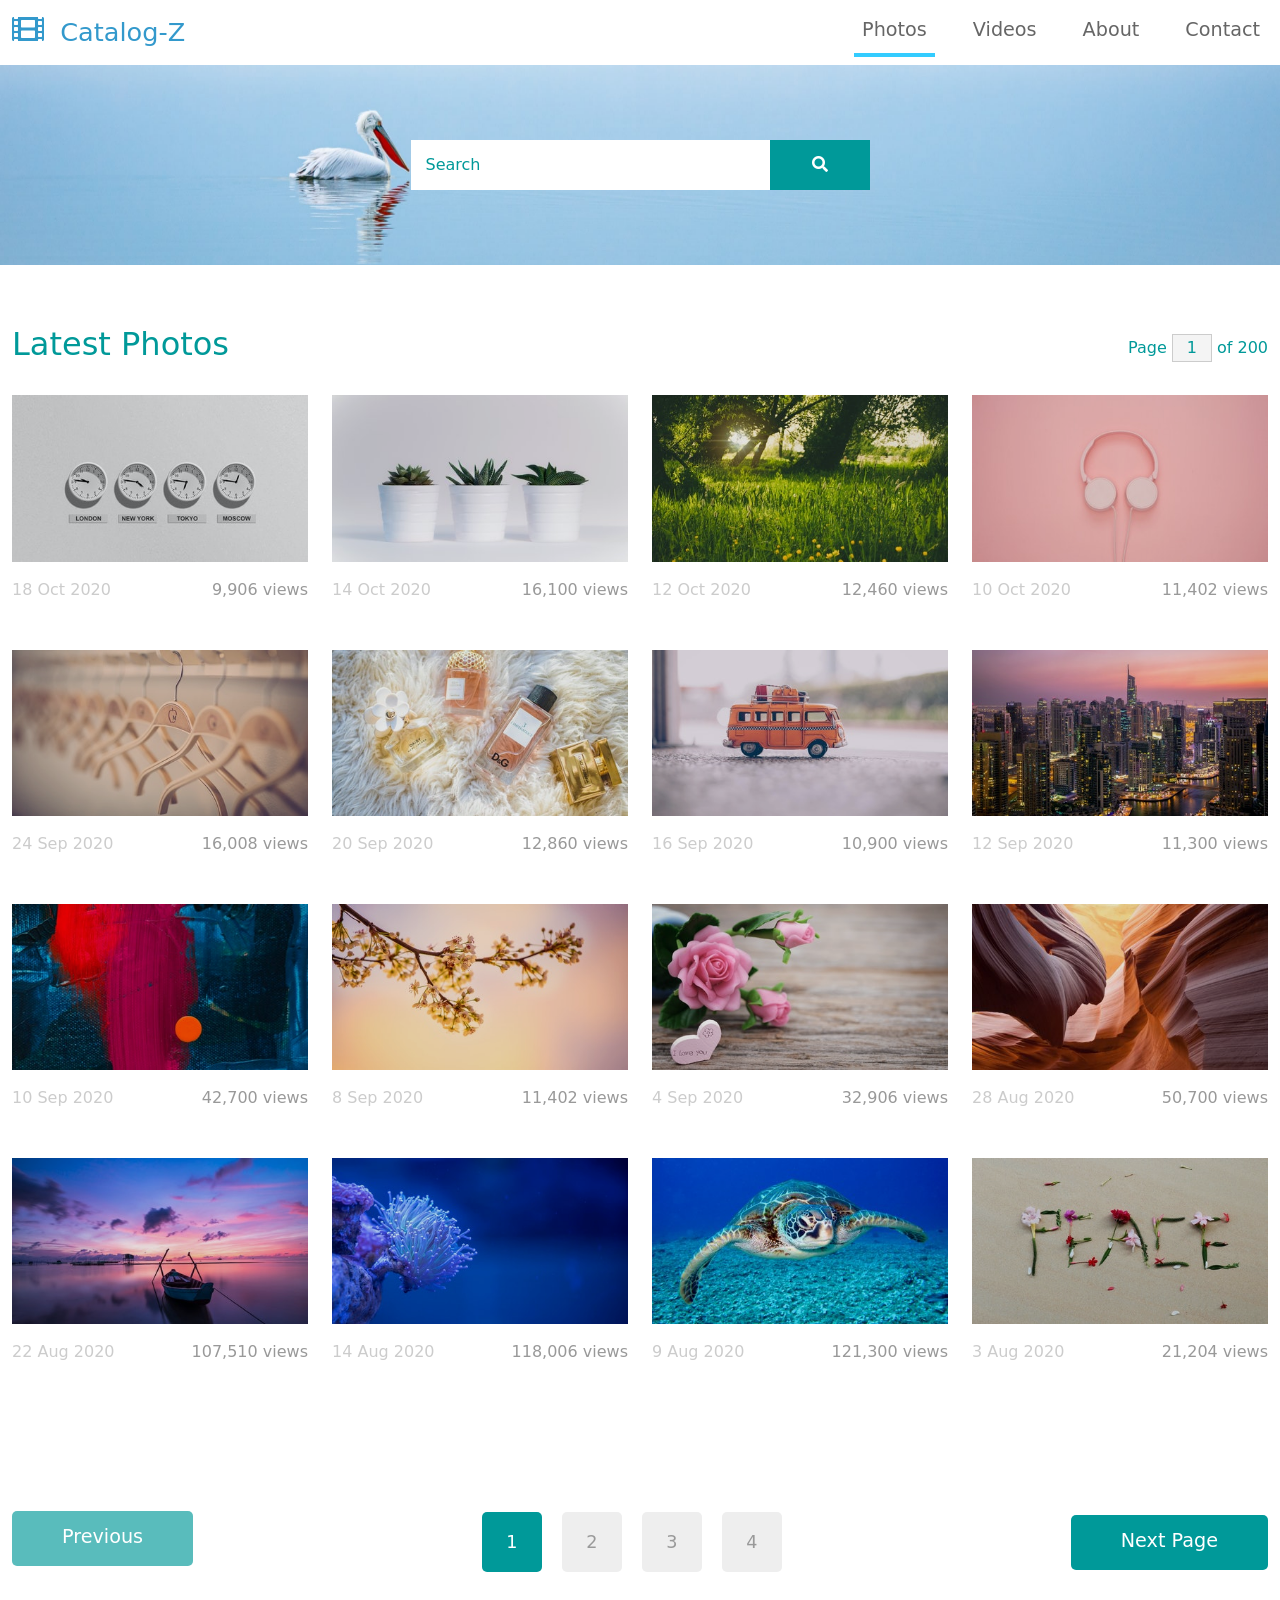
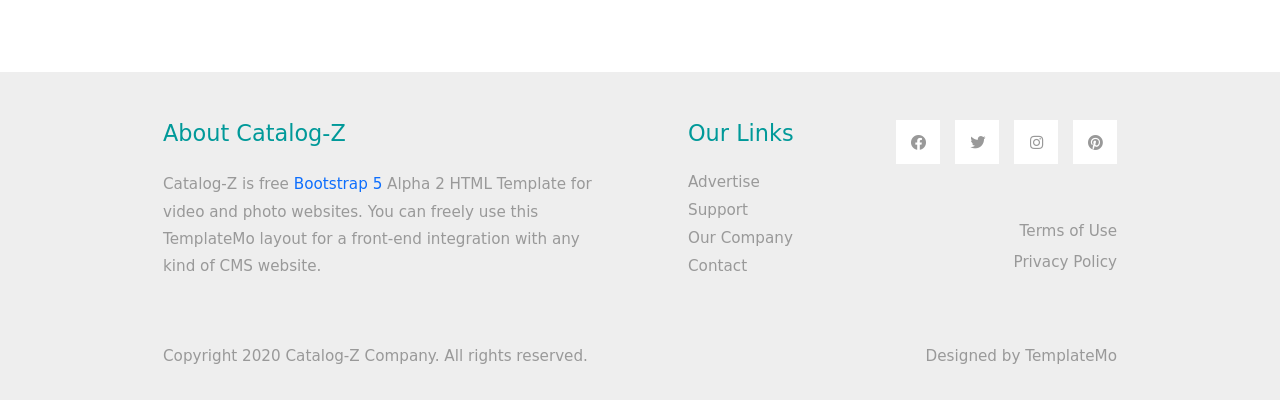
<file: index.html>
<!DOCTYPE html>
<html lang="en">
<head>
    <meta charset="UTF-8">
    <meta name="viewport" content="width=device-width, initial-scale=1.0">
    <title>Catalog-Z Bootstrap 5.0 HTML Template</title>
    <link rel="stylesheet" href="css/bootstrap.min.css">
    <link rel="stylesheet" href="fontawesome/css/all.min.css">
    <link rel="stylesheet" href="css/templatemo-style.css">
<!--
    
TemplateMo 556 Catalog-Z

https://templatemo.com/tm-556-catalog-z

-->
</head>
<body>
    <!-- Page Loader -->
    <div id="loader-wrapper">
        <div id="loader"></div>

        <div class="loader-section section-left"></div>
        <div class="loader-section section-right"></div>

    </div>
    <nav class="navbar navbar-expand-lg">
        <div class="container-fluid">
            <a class="navbar-brand" href="#">
                <i class="fas fa-film mr-2"></i>
                Catalog-Z
            </a>
            <button class="navbar-toggler" type="button" data-toggle="collapse" data-target="#navbarSupportedContent" aria-controls="navbarSupportedContent" aria-expanded="false" aria-label="Toggle navigation">
                <i class="fas fa-bars"></i>
            </button>
            <div class="collapse navbar-collapse" id="navbarSupportedContent">
            <ul class="navbar-nav ml-auto mb-2 mb-lg-0">
                <li class="nav-item">
                    <a class="nav-link nav-link-1 active" aria-current="page" href="index.html">Photos</a>
                </li>
                <li class="nav-item">
                    <a class="nav-link nav-link-2" href="videos.html">Videos</a>
                </li>
                <li class="nav-item">
                    <a class="nav-link nav-link-3" href="about.html">About</a>
                </li>
                <li class="nav-item">
                    <a class="nav-link nav-link-4" href="contact.html">Contact</a>
                </li>
            </ul>
            </div>
        </div>
    </nav>

    <div class="tm-hero d-flex justify-content-center align-items-center" data-parallax="scroll" data-image-src="img/hero.jpg">
        <form class="d-flex tm-search-form">
            <input class="form-control tm-search-input" type="search" placeholder="Search" aria-label="Search">
            <button class="btn btn-outline-success tm-search-btn" type="submit">
                <i class="fas fa-search"></i>
            </button>
        </form>
    </div>

    <div class="container-fluid tm-container-content tm-mt-60">
        <div class="row mb-4">
            <h2 class="col-6 tm-text-primary">
                Latest Photos
            </h2>
            <div class="col-6 d-flex justify-content-end align-items-center">
                <form action="" class="tm-text-primary">
                    Page <input type="text" value="1" size="1" class="tm-input-paging tm-text-primary"> of 200
                </form>
            </div>
        </div>
        <div class="row tm-mb-90 tm-gallery">
        	<div class="col-xl-3 col-lg-4 col-md-6 col-sm-6 col-12 mb-5">
                <figure class="effect-ming tm-video-item">
                    <img src="img/img-03.jpg" alt="Image" class="img-fluid">
                    <figcaption class="d-flex align-items-center justify-content-center">
                        <h2>Clocks</h2>
                        <a href="photo-detail.html">View more</a>
                    </figcaption>                    
                </figure>
                <div class="d-flex justify-content-between tm-text-gray">
                    <span class="tm-text-gray-light">18 Oct 2020</span>
                    <span>9,906 views</span>
                </div>
            </div>
            <div class="col-xl-3 col-lg-4 col-md-6 col-sm-6 col-12 mb-5">
                <figure class="effect-ming tm-video-item">
                    <img src="img/img-04.jpg" alt="Image" class="img-fluid">
                    <figcaption class="d-flex align-items-center justify-content-center">
                        <h2>Plants</h2>
                        <a href="photo-detail.html">View more</a>
                    </figcaption>                    
                </figure>
                <div class="d-flex justify-content-between tm-text-gray">
                    <span class="tm-text-gray-light">14 Oct 2020</span>
                    <span>16,100 views</span>
                </div>
            </div>
            <div class="col-xl-3 col-lg-4 col-md-6 col-sm-6 col-12 mb-5">
                <figure class="effect-ming tm-video-item">
                    <img src="img/img-05.jpg" alt="Image" class="img-fluid">
                    <figcaption class="d-flex align-items-center justify-content-center">
                        <h2>Morning</h2>
                        <a href="photo-detail.html">View more</a>
                    </figcaption>                    
                </figure>
                <div class="d-flex justify-content-between tm-text-gray">
                    <span class="tm-text-gray-light">12 Oct 2020</span>
                    <span>12,460 views</span>
                </div>
            </div>
            <div class="col-xl-3 col-lg-4 col-md-6 col-sm-6 col-12 mb-5">
                <figure class="effect-ming tm-video-item">
                    <img src="img/img-06.jpg" alt="Image" class="img-fluid">
                    <figcaption class="d-flex align-items-center justify-content-center">
                        <h2>Pinky</h2>
                        <a href="photo-detail.html">View more</a>
                    </figcaption>                    
                </figure>
                <div class="d-flex justify-content-between tm-text-gray">
                    <span class="tm-text-gray-light">10 Oct 2020</span>
                    <span>11,402 views</span>
                </div>
            </div>
            
            <div class="col-xl-3 col-lg-4 col-md-6 col-sm-6 col-12 mb-5">
                <figure class="effect-ming tm-video-item">
                    <img src="img/img-01.jpg" alt="Image" class="img-fluid">
                    <figcaption class="d-flex align-items-center justify-content-center">
                        <h2>Hangers</h2>
                        <a href="photo-detail.html">View more</a>
                    </figcaption>                    
                </figure>
                <div class="d-flex justify-content-between tm-text-gray">
                    <span class="tm-text-gray-light">24 Sep 2020</span>
                    <span>16,008 views</span>
                </div>
            </div>
            <div class="col-xl-3 col-lg-4 col-md-6 col-sm-6 col-12 mb-5">
                <figure class="effect-ming tm-video-item">
                    <img src="img/img-02.jpg" alt="Image" class="img-fluid">
                    <figcaption class="d-flex align-items-center justify-content-center">
                        <h2>Perfumes</h2>
                        <a href="photo-detail.html">View more</a>
                    </figcaption>                    
                </figure>
                <div class="d-flex justify-content-between tm-text-gray">
                    <span class="tm-text-gray-light">20 Sep 2020</span>
                    <span>12,860 views</span>
                </div>
            </div>
            <div class="col-xl-3 col-lg-4 col-md-6 col-sm-6 col-12 mb-5">
                <figure class="effect-ming tm-video-item">
                    <img src="img/img-07.jpg" alt="Image" class="img-fluid">
                    <figcaption class="d-flex align-items-center justify-content-center">
                        <h2>Bus</h2>
                        <a href="photo-detail.html">View more</a>
                    </figcaption>                    
                </figure>
                <div class="d-flex justify-content-between tm-text-gray">
                    <span class="tm-text-gray-light">16 Sep 2020</span>
                    <span>10,900 views</span>
                </div>
            </div>
            <div class="col-xl-3 col-lg-4 col-md-6 col-sm-6 col-12 mb-5">
                <figure class="effect-ming tm-video-item">
                    <img src="img/img-08.jpg" alt="Image" class="img-fluid">
                    <figcaption class="d-flex align-items-center justify-content-center">
                        <h2>New York</h2>
                        <a href="photo-detail.html">View more</a>
                    </figcaption>                    
                </figure>
                <div class="d-flex justify-content-between tm-text-gray">
                    <span class="tm-text-gray-light">12 Sep 2020</span>
                    <span>11,300 views</span>
                </div>
            </div>
            <div class="col-xl-3 col-lg-4 col-md-6 col-sm-6 col-12 mb-5">
                <figure class="effect-ming tm-video-item">
                    <img src="img/img-09.jpg" alt="Image" class="img-fluid">
                    <figcaption class="d-flex align-items-center justify-content-center">
                        <h2>Abstract</h2>
                        <a href="photo-detail.html">View more</a>
                    </figcaption>                    
                </figure>
                <div class="d-flex justify-content-between tm-text-gray">
                    <span class="tm-text-gray-light">10 Sep 2020</span>
                    <span>42,700 views</span>
                </div>
            </div>
            <div class="col-xl-3 col-lg-4 col-md-6 col-sm-6 col-12 mb-5">
                <figure class="effect-ming tm-video-item">
                    <img src="img/img-10.jpg" alt="Image" class="img-fluid">
                    <figcaption class="d-flex align-items-center justify-content-center">
                        <h2>Flowers</h2>
                        <a href="photo-detail.html">View more</a>
                    </figcaption>                    
                </figure>
                <div class="d-flex justify-content-between tm-text-gray">
                    <span class="tm-text-gray-light">8 Sep 2020</span>
                    <span>11,402 views</span>
                </div>
            </div>
            <div class="col-xl-3 col-lg-4 col-md-6 col-sm-6 col-12 mb-5">
                <figure class="effect-ming tm-video-item">
                    <img src="img/img-11.jpg" alt="Image" class="img-fluid">
                    <figcaption class="d-flex align-items-center justify-content-center">
                        <h2>Rosy</h2>
                        <a href="photo-detail.html">View more</a>
                    </figcaption>                    
                </figure>
                <div class="d-flex justify-content-between tm-text-gray">
                    <span class="tm-text-gray-light">4 Sep 2020</span>
                    <span>32,906 views</span>
                </div>
            </div>
            <div class="col-xl-3 col-lg-4 col-md-6 col-sm-6 col-12 mb-5">
                <figure class="effect-ming tm-video-item">
                    <img src="img/img-12.jpg" alt="Image" class="img-fluid">
                    <figcaption class="d-flex align-items-center justify-content-center">
                        <h2>Rocki</h2>
                        <a href="photo-detail.html">View more</a>
                    </figcaption>                    
                </figure>
                <div class="d-flex justify-content-between tm-text-gray">
                    <span class="tm-text-gray-light">28 Aug 2020</span>
                    <span>50,700 views</span>
                </div>
            </div>
            <div class="col-xl-3 col-lg-4 col-md-6 col-sm-6 col-12 mb-5">
                <figure class="effect-ming tm-video-item">
                    <img src="img/img-13.jpg" alt="Image" class="img-fluid">
                    <figcaption class="d-flex align-items-center justify-content-center">
                        <h2>Purple</h2>
                        <a href="photo-detail.html">View more</a>
                    </figcaption>                    
                </figure>
                <div class="d-flex justify-content-between tm-text-gray">
                    <span class="tm-text-gray-light">22 Aug 2020</span>
                    <span>107,510 views</span>
                </div>
            </div>
            <div class="col-xl-3 col-lg-4 col-md-6 col-sm-6 col-12 mb-5">
                <figure class="effect-ming tm-video-item">
                    <img src="img/img-14.jpg" alt="Image" class="img-fluid">
                    <figcaption class="d-flex align-items-center justify-content-center">
                        <h2>Sea</h2>
                        <a href="photo-detail.html">View more</a>
                    </figcaption>                    
                </figure>
                <div class="d-flex justify-content-between tm-text-gray">
                    <span class="tm-text-gray-light">14 Aug 2020</span>
                    <span>118,006 views</span>
                </div>
            </div>
            <div class="col-xl-3 col-lg-4 col-md-6 col-sm-6 col-12 mb-5">
                <figure class="effect-ming tm-video-item">
                    <img src="img/img-15.jpg" alt="Image" class="img-fluid">
                    <figcaption class="d-flex align-items-center justify-content-center">
                        <h2>Turtle</h2>
                        <a href="photo-detail.html">View more</a>
                    </figcaption>                    
                </figure>
                <div class="d-flex justify-content-between tm-text-gray">
                    <span class="tm-text-gray-light">9 Aug 2020</span>
                    <span>121,300 views</span>
                </div>
            </div>
            <div class="col-xl-3 col-lg-4 col-md-6 col-sm-6 col-12 mb-5">
                <figure class="effect-ming tm-video-item">
                    <img src="img/img-16.jpg" alt="Image" class="img-fluid">
                    <figcaption class="d-flex align-items-center justify-content-center">
                        <h2>Peace</h2>
                        <a href="photo-detail.html">View more</a>
                    </figcaption>                    
                </figure>
                <div class="d-flex justify-content-between tm-text-gray">
                    <span class="tm-text-gray-light">3 Aug 2020</span>
                    <span>21,204 views</span>
                </div>
            </div>         
        </div> <!-- row -->
        <div class="row tm-mb-90">
            <div class="col-12 d-flex justify-content-between align-items-center tm-paging-col">
                <a href="javascript:void(0);" class="btn btn-primary tm-btn-prev mb-2 disabled">Previous</a>
                <div class="tm-paging d-flex">
                    <a href="javascript:void(0);" class="active tm-paging-link">1</a>
                    <a href="javascript:void(0);" class="tm-paging-link">2</a>
                    <a href="javascript:void(0);" class="tm-paging-link">3</a>
                    <a href="javascript:void(0);" class="tm-paging-link">4</a>
                </div>
                <a href="javascript:void(0);" class="btn btn-primary tm-btn-next">Next Page</a>
            </div>            
        </div>
    </div> <!-- container-fluid, tm-container-content -->

    <footer class="tm-bg-gray pt-5 pb-3 tm-text-gray tm-footer">
        <div class="container-fluid tm-container-small">
            <div class="row">
                <div class="col-lg-6 col-md-12 col-12 px-5 mb-5">
                    <h3 class="tm-text-primary mb-4 tm-footer-title">About Catalog-Z</h3>
                    <p>Catalog-Z is free <a rel="sponsored" href="https://v5.getbootstrap.com/">Bootstrap 5</a> Alpha 2 HTML Template for video and photo websites. You can freely use this TemplateMo layout for a front-end integration with any kind of CMS website.</p>
                </div>
                <div class="col-lg-3 col-md-6 col-sm-6 col-12 px-5 mb-5">
                    <h3 class="tm-text-primary mb-4 tm-footer-title">Our Links</h3>
                    <ul class="tm-footer-links pl-0">
                        <li><a href="#">Advertise</a></li>
                        <li><a href="#">Support</a></li>
                        <li><a href="#">Our Company</a></li>
                        <li><a href="#">Contact</a></li>
                    </ul>
                </div>
                <div class="col-lg-3 col-md-6 col-sm-6 col-12 px-5 mb-5">
                    <ul class="tm-social-links d-flex justify-content-end pl-0 mb-5">
                        <li class="mb-2"><a href="https://facebook.com"><i class="fab fa-facebook"></i></a></li>
                        <li class="mb-2"><a href="https://twitter.com"><i class="fab fa-twitter"></i></a></li>
                        <li class="mb-2"><a href="https://instagram.com"><i class="fab fa-instagram"></i></a></li>
                        <li class="mb-2"><a href="https://pinterest.com"><i class="fab fa-pinterest"></i></a></li>
                    </ul>
                    <a href="#" class="tm-text-gray text-right d-block mb-2">Terms of Use</a>
                    <a href="#" class="tm-text-gray text-right d-block">Privacy Policy</a>
                </div>
            </div>
            <div class="row">
                <div class="col-lg-8 col-md-7 col-12 px-5 mb-3">
                    Copyright 2020 Catalog-Z Company. All rights reserved.
                </div>
                <div class="col-lg-4 col-md-5 col-12 px-5 text-right">
                    Designed by <a href="https://templatemo.com" class="tm-text-gray" rel="sponsored" target="_parent">TemplateMo</a>
                </div>
            </div>
        </div>
    </footer>
    
    <script src="js/plugins.js"></script>
    <script>
        $(window).on("load", function() {
            $('body').addClass('loaded');
        });
    </script>
</body>
</html>
</file>
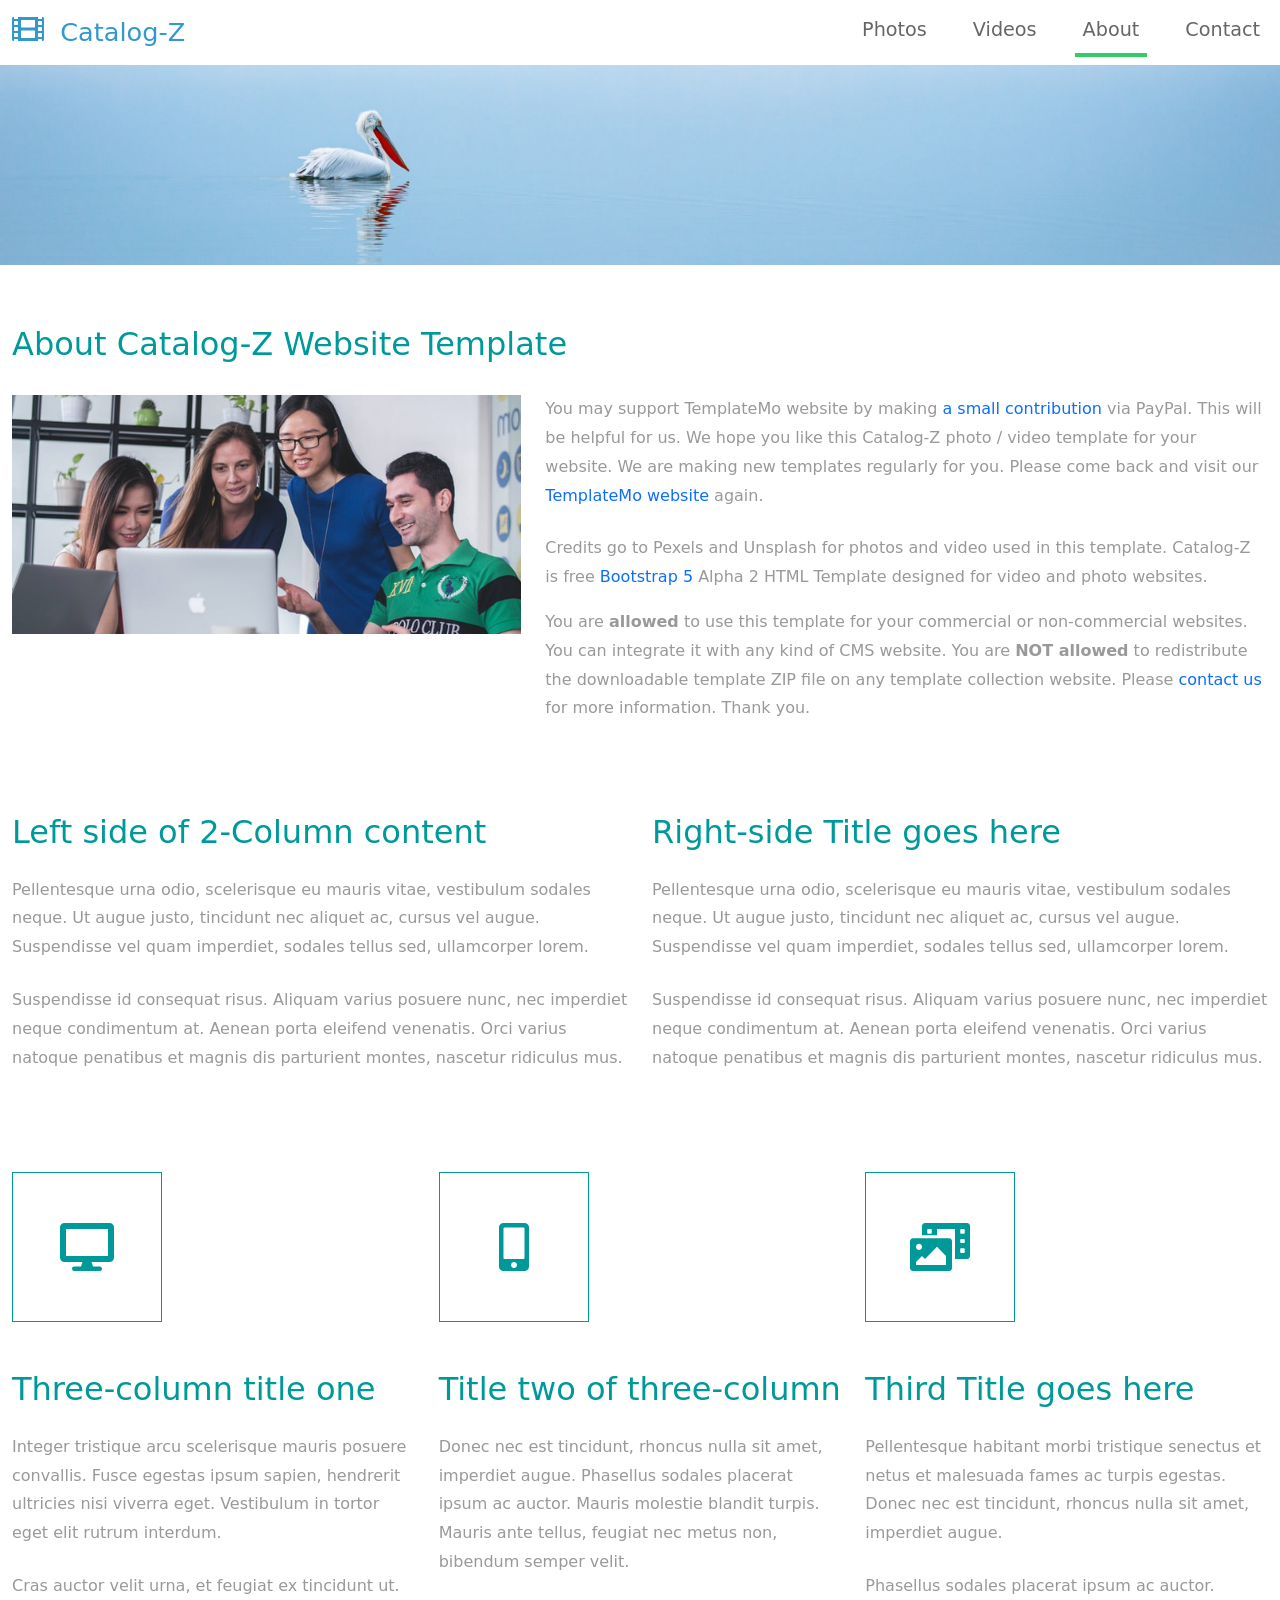
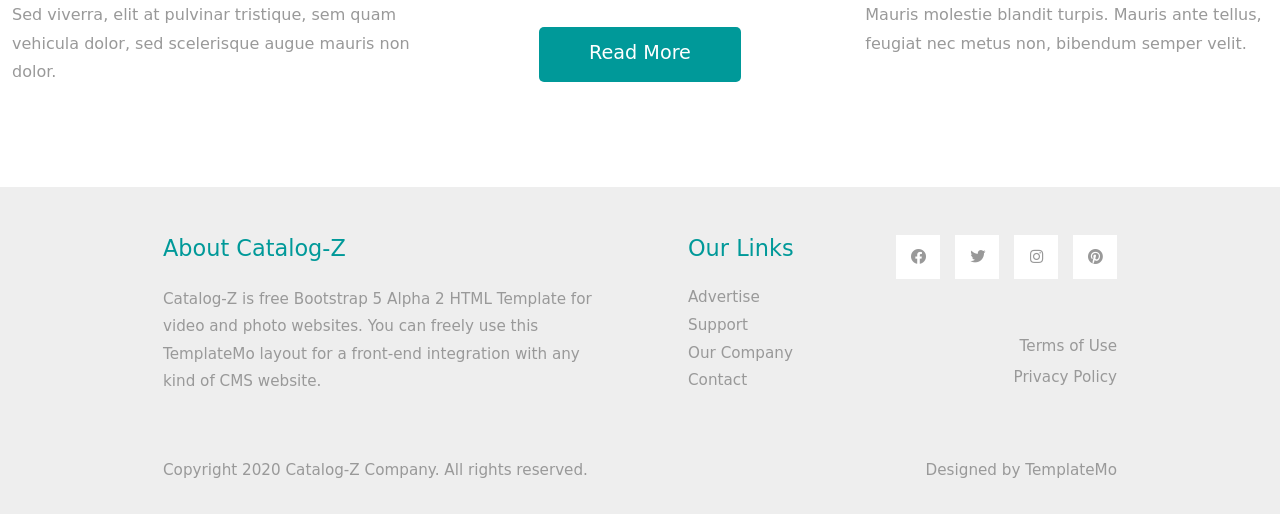
<file: about.html>
<!DOCTYPE html>
<html lang="en">
<head>
    <meta charset="UTF-8">
    <meta name="viewport" content="width=device-width, initial-scale=1.0">
    <title>Catalog-Z About page</title>
    <link rel="stylesheet" href="css/bootstrap.min.css">
    <link rel="stylesheet" href="fontawesome/css/all.min.css">
    <link rel="stylesheet" href="css/templatemo-style.css">
<!--
    
TemplateMo 556 Catalog-Z

https://templatemo.com/tm-556-catalog-z

-->
</head>
<body>
    <!-- Page Loader -->
    <div id="loader-wrapper">
        <div id="loader"></div>

        <div class="loader-section section-left"></div>
        <div class="loader-section section-right"></div>

    </div>
    <nav class="navbar navbar-expand-lg">
        <div class="container-fluid">
            <a class="navbar-brand" href="index.html">
                <i class="fas fa-film mr-2"></i>
                Catalog-Z
            </a>
            <button class="navbar-toggler" type="button" data-toggle="collapse" data-target="#navbarSupportedContent" aria-controls="navbarSupportedContent" aria-expanded="false" aria-label="Toggle navigation">
                <i class="fas fa-bars"></i>
            </button>
            <div class="collapse navbar-collapse" id="navbarSupportedContent">
            <ul class="navbar-nav ml-auto mb-2 mb-lg-0">
                <li class="nav-item">
                    <a class="nav-link nav-link-1" href="index.html">Photos</a>
                </li>
                <li class="nav-item">
                    <a class="nav-link nav-link-2" href="videos.html">Videos</a>
                </li>
                <li class="nav-item">
                    <a class="nav-link nav-link-3 active" aria-current="page" href="about.html">About</a>
                </li>
                <li class="nav-item">
                    <a class="nav-link nav-link-4" href="contact.html">Contact</a>
                </li>
            </ul>
            </div>
        </div>
    </nav>

    <div class="tm-hero d-flex justify-content-center align-items-center" data-parallax="scroll" data-image-src="img/hero.jpg"></div>

    <div class="container-fluid tm-mt-60">
        <div class="row mb-4">
            <h2 class="col-12 tm-text-primary">
                About Catalog-Z Website Template
            </h2>
        </div>
        <div class="row tm-mb-74 tm-row-1640">            
            <div class="col-lg-5 col-md-6 col-12 mb-3">
                <img src="img/about.jpg" alt="Image" class="img-fluid">
            </div>
            <div class="col-lg-7 col-md-6 col-12">
                <div class="tm-about-img-text">
                    <p class="mb-4">
                  You may support TemplateMo website by making <a href="https://paypal.me/templatemo" target="_parent" rel="sponsored">a small contribution</a> via PayPal. This will be helpful for us. We hope you like this Catalog-Z photo / video template for your website. We are making new templates regularly for you. Please come back and visit our <a rel="sponsored" href="https://templatemo.com" target="_parent">TemplateMo website</a> again. </p>
                    <p>
                        Credits go to Pexels and Unsplash for photos and video used in this template. Catalog-Z is free <a rel="sponsored" href="https://v5.getbootstrap.com/">Bootstrap 5</a> Alpha 2 HTML Template designed for video and photo websites.</p> 
                    <p>You are <b>allowed</b> to use this template for your commercial or non-commercial websites. You can integrate it with any kind of CMS website. You are <b>NOT allowed</b> to redistribute the downloadable template ZIP file on any template collection website. Please <a rel="nofollow" href="https://templatemo.com/contact" target="_parent">contact us</a> for more information. Thank you.</p>
                </div>                
            </div>
        </div>
        <div class="row tm-mb-50">
            <div class="col-md-6 col-12">
                <div class="tm-about-2-col">
                    <h2 class="tm-text-primary mb-4">
                        Left side of 2-Column content
                    </h2>
                    <p class="mb-4">
                        Pellentesque urna odio, scelerisque eu mauris vitae, vestibulum sodales neque. Ut augue justo, tincidunt nec aliquet ac, cursus vel augue. Suspendisse vel quam imperdiet, sodales tellus sed, ullamcorper lorem.
                    </p>
                    <p>
                        Suspendisse id consequat risus. Aliquam varius posuere nunc, nec imperdiet neque condimentum at. Aenean porta eleifend venenatis. Orci varius natoque penatibus et magnis dis parturient montes, nascetur ridiculus mus.
                    </p>
                </div>                
            </div> 
            <div class="col-md-6 col-12">
                <div class="tm-about-2-col">
                    <h2 class="tm-text-primary mb-4">
                        Right-side Title goes here
                    </h2>
                    <p class="mb-4">
                        Pellentesque urna odio, scelerisque eu mauris vitae, vestibulum sodales neque. Ut augue justo, tincidunt nec aliquet ac, cursus vel augue. Suspendisse vel quam imperdiet, sodales tellus sed, ullamcorper lorem.
                    </p>
                    <p>
                        Suspendisse id consequat risus. Aliquam varius posuere nunc, nec imperdiet neque condimentum at. Aenean porta eleifend venenatis. Orci varius natoque penatibus et magnis dis parturient montes, nascetur ridiculus mus.
                    </p>
                </div>                
            </div>     
        </div> <!-- row -->
        <div class="row tm-mb-50">
            <div class="col-md-4 col-12">
                <div class="tm-about-3-col">
                    <div class="tm-about-icon-container mb-5">
                        <i class="fas fa-desktop fa-3x tm-text-primary"></i>
                    </div>                
                    <h2 class="tm-text-primary mb-4">Three-column title one</h2>
                    <p class="mb-4">Integer tristique arcu scelerisque mauris posuere convallis. Fusce egestas ipsum sapien, hendrerit ultricies nisi viverra eget. Vestibulum in tortor eget elit rutrum interdum. </p>
                    <p>Cras auctor velit urna, et feugiat ex tincidunt ut. Sed viverra, elit at pulvinar tristique, sem quam vehicula dolor, sed scelerisque augue mauris non dolor.</p>
                </div>                
            </div>
            <div class="col-md-4 col-12">
                <div class="tm-about-3-col">
                    <div class="tm-about-icon-container mb-5">
                        <i class="fas fa-mobile-alt fa-3x tm-text-primary"></i>
                    </div>                
                    <h2 class="tm-text-primary mb-4">Title two of three-column</h2>
                    <p class="tm-mb-50">Donec nec est tincidunt, rhoncus nulla sit amet, imperdiet augue. Phasellus sodales placerat ipsum ac auctor. Mauris molestie blandit turpis. Mauris ante tellus, feugiat nec metus non, bibendum semper velit.</p>                
                    <div class="text-center">
                        <a href="#" class="btn btn-primary">Read More</a>
                    </div>
                </div>                
            </div>
            <div class="col-md-4 col-12">
                <div class="tm-about-3-col">
                    <div class="tm-about-icon-container mb-5">
                        <i class="fas fa-photo-video fa-3x tm-text-primary"></i>
                    </div>                
                    <h2 class="tm-text-primary mb-4">Third Title goes here</h2>
                    <p class="mb-4">Pellentesque habitant morbi tristique senectus et netus et malesuada fames ac turpis egestas. Donec nec est tincidunt, rhoncus nulla sit amet, imperdiet augue. </p>
                    <p>Phasellus sodales placerat ipsum ac auctor. Mauris molestie blandit turpis. Mauris ante tellus, feugiat nec metus non, bibendum semper velit.</p>
                </div>                
            </div>
        </div>
    </div> <!-- container-fluid, tm-container-content -->

    <footer class="tm-bg-gray pt-5 pb-3 tm-text-gray tm-footer">
        <div class="container-fluid tm-container-small">
            <div class="row">
                <div class="col-lg-6 col-md-12 col-12 px-5 mb-5">
                    <h3 class="tm-text-primary mb-4 tm-footer-title">About Catalog-Z</h3>
                    <p>Catalog-Z is free Bootstrap 5 Alpha 2 HTML Template for video and photo websites. You can freely use this TemplateMo layout for a front-end integration with any kind of CMS website.</p>
                </div>
                <div class="col-lg-3 col-md-6 col-sm-6 col-12 px-5 mb-5">
                    <h3 class="tm-text-primary mb-4 tm-footer-title">Our Links</h3>
                    <ul class="tm-footer-links pl-0">
                        <li><a href="#">Advertise</a></li>
                        <li><a href="#">Support</a></li>
                        <li><a href="#">Our Company</a></li>
                        <li><a href="#">Contact</a></li>
                    </ul>
                </div>
                <div class="col-lg-3 col-md-6 col-sm-6 col-12 px-5 mb-5">
                    <ul class="tm-social-links d-flex justify-content-end pl-0 mb-5">
                        <li class="mb-2"><a href="https://facebook.com"><i class="fab fa-facebook"></i></a></li>
                        <li class="mb-2"><a href="https://twitter.com"><i class="fab fa-twitter"></i></a></li>
                        <li class="mb-2"><a href="https://instagram.com"><i class="fab fa-instagram"></i></a></li>
                        <li class="mb-2"><a href="https://pinterest.com"><i class="fab fa-pinterest"></i></a></li>
                    </ul>
                    <a href="#" class="tm-text-gray text-right d-block mb-2">Terms of Use</a>
                    <a href="#" class="tm-text-gray text-right d-block">Privacy Policy</a>
                </div>
            </div>
            <div class="row">
                <div class="col-lg-8 col-md-7 col-12 px-5 mb-3">
                    Copyright 2020 Catalog-Z Company. All rights reserved.
                </div>
                <div class="col-lg-4 col-md-5 col-12 px-5 text-right">
                    Designed by <a href="https://templatemo.com" class="tm-text-gray" rel="sponsored" target="_parent">TemplateMo</a>
                </div>
            </div>
        </div>
    </footer>
    
    <script src="js/plugins.js"></script>
    <script>
        $(window).on("load", function() {
            $('body').addClass('loaded');
        });
    </script>
</body>
</html>
</file>
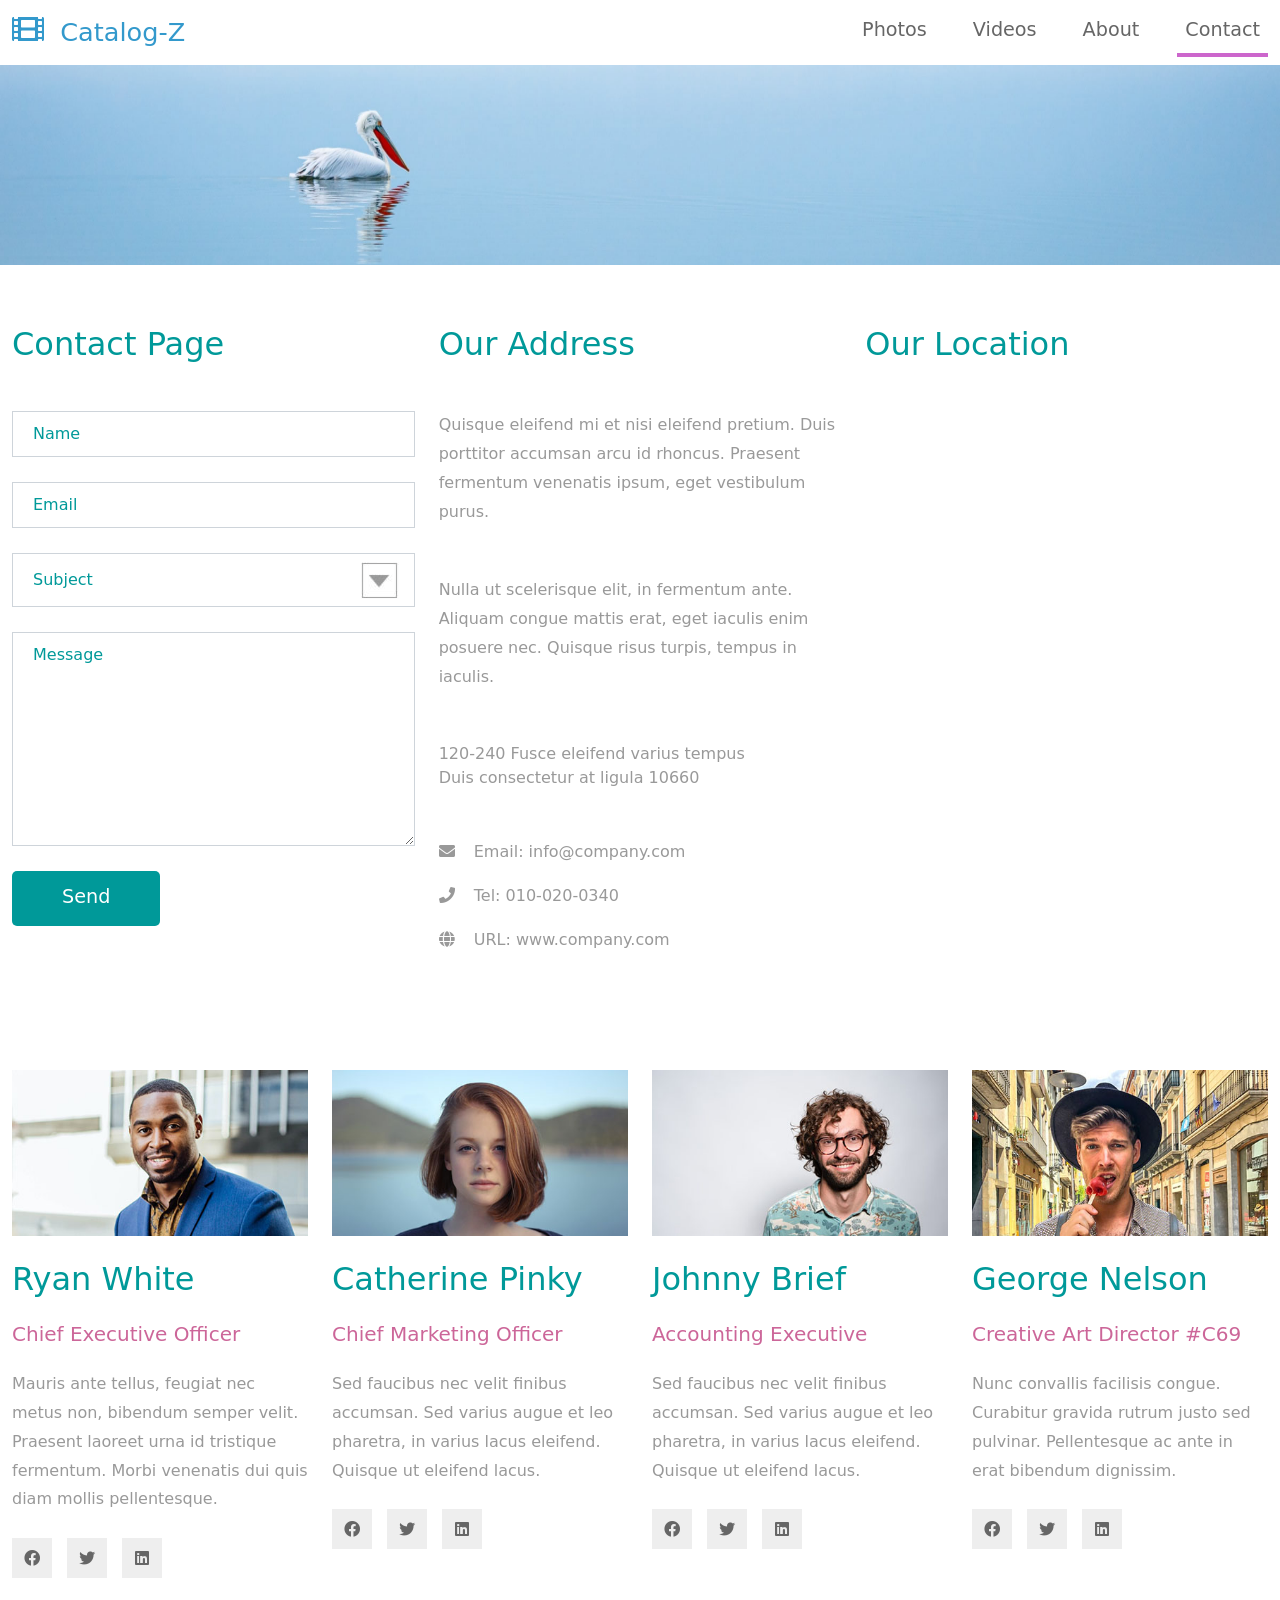
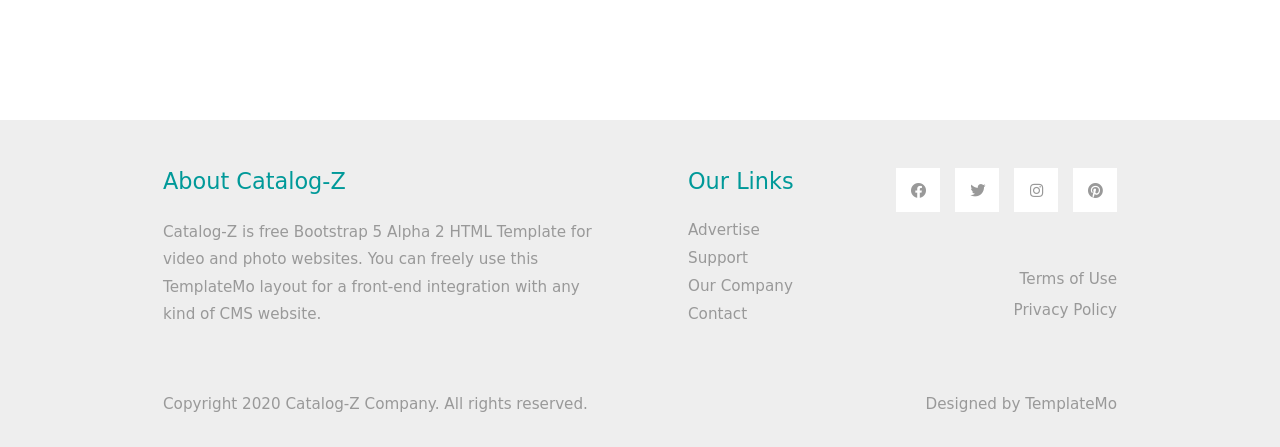
<file: contact.html>
<!DOCTYPE html>
<html lang="en">
<head>
    <meta charset="UTF-8">
    <meta name="viewport" content="width=device-width, initial-scale=1.0">
    <title>Catalog-Z Contact page</title>
    <link rel="stylesheet" href="css/bootstrap.min.css">
    <link rel="stylesheet" href="fontawesome/css/all.min.css">
    <link rel="stylesheet" href="css/templatemo-style.css">
<!--
    
TemplateMo 556 Catalog-Z

https://templatemo.com/tm-556-catalog-z

-->
</head>
<body>
    <!-- Page Loader -->
    <div id="loader-wrapper">
        <div id="loader"></div>

        <div class="loader-section section-left"></div>
        <div class="loader-section section-right"></div>

    </div>
    <nav class="navbar navbar-expand-lg">
        <div class="container-fluid">
            <a class="navbar-brand" href="index.html">
                <i class="fas fa-film mr-2"></i>
                Catalog-Z
            </a>
            <button class="navbar-toggler" type="button" data-toggle="collapse" data-target="#navbarSupportedContent" aria-controls="navbarSupportedContent" aria-expanded="false" aria-label="Toggle navigation">
                <i class="fas fa-bars"></i>
            </button>
            <div class="collapse navbar-collapse" id="navbarSupportedContent">
            <ul class="navbar-nav ml-auto mb-2 mb-lg-0">
                <li class="nav-item">
                    <a class="nav-link nav-link-1" href="index.html">Photos</a>
                </li>
                <li class="nav-item">
                    <a class="nav-link nav-link-2" href="videos.html">Videos</a>
                </li>
                <li class="nav-item">
                    <a class="nav-link nav-link-3" href="about.html">About</a>
                </li>
                <li class="nav-item">
                    <a class="nav-link nav-link-4 active" aria-current="page" href="contact.html">Contact</a>
                </li>
            </ul>
            </div>
        </div>
    </nav>

    <div class="tm-hero d-flex justify-content-center align-items-center" data-parallax="scroll" data-image-src="img/hero.jpg"></div>

    <div class="container-fluid tm-mt-60">
        <div class="row tm-mb-50">
            <div class="col-lg-4 col-12 mb-5">
                <h2 class="tm-text-primary mb-5">Contact Page</h2>
                <form id="contact-form" action="" method="POST" class="tm-contact-form mx-auto">
                    <div class="form-group">
                        <input type="text" name="name" class="form-control rounded-0" placeholder="Name" required />
                    </div>
                    <div class="form-group">
                        <input type="email" name="email" class="form-control rounded-0" placeholder="Email" required />
                    </div>
                    <div class="form-group">
                        <select class="form-control" id="contact-select" name="inquiry">
                            <option value="-">Subject</option>
                            <option value="sales">Sales &amp; Marketing</option>
                            <option value="creative">Creative Design</option>
                            <option value="uiux">UI / UX</option>
                        </select>
                    </div>
                    <div class="form-group">
                        <textarea rows="8" name="message" class="form-control rounded-0" placeholder="Message" required=></textarea>
                    </div>

                    <div class="form-group tm-text-right">
                        <button type="submit" class="btn btn-primary">Send</button>
                    </div>
                </form>                
            </div>
            <div class="col-lg-4 col-12 mb-5">
                <div class="tm-address-col">
                    <h2 class="tm-text-primary mb-5">Our Address</h2>
                    <p class="tm-mb-50">Quisque eleifend mi et nisi eleifend pretium. Duis porttitor accumsan arcu id rhoncus. Praesent fermentum venenatis ipsum, eget vestibulum purus. </p>
                    <p class="tm-mb-50">Nulla ut scelerisque elit, in fermentum ante. Aliquam congue mattis erat, eget iaculis enim posuere nec. Quisque risus turpis, tempus in iaculis.</p>
                    <address class="tm-text-gray tm-mb-50">
                        120-240 Fusce eleifend varius tempus<br>
                        Duis consectetur at ligula 10660
                    </address>
                    <ul class="tm-contacts">
                        <li>
                            <a href="#" class="tm-text-gray">
                                <i class="fas fa-envelope"></i>
                                Email: info@company.com
                            </a>
                        </li>
                        <li>
                            <a href="#" class="tm-text-gray">
                                <i class="fas fa-phone"></i>
                                Tel: 010-020-0340
                            </a>
                        </li>
                        <li>
                            <a href="#" class="tm-text-gray">
                                <i class="fas fa-globe"></i>
                                URL: www.company.com
                            </a>
                        </li>
                    </ul>
                </div>                
            </div>
            <div class="col-lg-4 col-12">
                <h2 class="tm-text-primary mb-5">Our Location</h2>
                <!-- Map -->
                <div class="mapouter mb-4">
                    <div class="gmap-canvas">
                        <iframe width="100%" height="520" id="gmap-canvas"
                            src="https://maps.google.com/maps?q=Av.+L%C3%BAcio+Costa,+Rio+de+Janeiro+-+RJ,+Brazil&t=&z=13&ie=UTF8&iwloc=&output=embed"
                            frameborder="0" scrolling="no" marginheight="0" marginwidth="0"></iframe>
                    </div>
                </div>               
            </div>
        </div>
        <div class="row tm-mb-74 tm-people-row">
            <div class="col-lg-3 col-md-6 col-sm-6 col-12 mb-5">
                <img src="img/people-1.jpg" alt="Image" class="mb-4 img-fluid">
                <h2 class="tm-text-primary mb-4">Ryan White</h2>
                <h3 class="tm-text-secondary h5 mb-4">Chief Executive Officer</h3>
                <p class="mb-4">
                    Mauris ante tellus, feugiat nec metus non, bibendum semper velit. Praesent laoreet urna id tristique fermentum. Morbi venenatis dui quis diam mollis pellentesque.
                </p>
                <ul class="tm-social pl-0 mb-0">
                    <li><a href="https://facebook.com"><i class="fab fa-facebook"></i></a></li>
                    <li><a href="https://twitter.com"><i class="fab fa-twitter"></i></a></li>
                    <li><a href="https://linkedin.com"><i class="fab fa-linkedin"></i></a></li>
                </ul>
            </div>
            <div class="col-lg-3 col-md-6 col-sm-6 col-12 mb-5">
                <img src="img/people-2.jpg" alt="Image" class="mb-4 img-fluid">
                <h2 class="tm-text-primary mb-4">Catherine Pinky</h2>
                <h3 class="tm-text-secondary h5 mb-4">Chief Marketing Officer</h3>
                <p class="mb-4">
                    Sed faucibus nec velit finibus accumsan. Sed varius augue et leo pharetra, in varius lacus eleifend. Quisque ut eleifend lacus.
                </p>
                <ul class="tm-social pl-0 mb-0">
                    <li><a href="https://facebook.com"><i class="fab fa-facebook"></i></a></li>
                    <li><a href="https://twitter.com"><i class="fab fa-twitter"></i></a></li>
                    <li><a href="https://linkedin.com"><i class="fab fa-linkedin"></i></a></li>
                </ul>
            </div>
            <div class="col-lg-3 col-md-6 col-sm-6 col-12 mb-5">
                <img src="img/people-3.jpg" alt="Image" class="mb-4 img-fluid">
                <h2 class="tm-text-primary mb-4">Johnny Brief</h2>
                <h3 class="tm-text-secondary h5 mb-4">Accounting Executive</h3>
                <p class="mb-4">
                    Sed faucibus nec velit finibus accumsan. Sed varius augue et leo pharetra, in varius lacus eleifend. Quisque ut eleifend lacus.
                </p>
                <ul class="tm-social pl-0 mb-0">
                    <li><a href="https://facebook.com"><i class="fab fa-facebook"></i></a></li>
                    <li><a href="https://twitter.com"><i class="fab fa-twitter"></i></a></li>
                    <li><a href="https://linkedin.com"><i class="fab fa-linkedin"></i></a></li>
                </ul>
            </div>
            <div class="col-lg-3 col-md-6 col-sm-6 col-12 mb-5">
                <img src="img/people-4.jpg" alt="Image" class="mb-4 img-fluid">
                <h2 class="tm-text-primary mb-4">George Nelson</h2>
                <h3 class="tm-text-secondary h5 mb-4">Creative Art Director #C69</h3>
                <p class="mb-4">
                    Nunc convallis facilisis congue. Curabitur gravida rutrum justo sed pulvinar. Pellentesque ac ante in erat bibendum dignissim.
                </p>
                <ul class="tm-social pl-0 mb-0">
                    <li><a href="https://facebook.com"><i class="fab fa-facebook"></i></a></li>
                    <li><a href="https://twitter.com"><i class="fab fa-twitter"></i></a></li>
                    <li><a href="https://linkedin.com"><i class="fab fa-linkedin"></i></a></li>
                </ul>
            </div>
        </div>
    </div> <!-- container-fluid, tm-container-content -->

    <footer class="tm-bg-gray pt-5 pb-3 tm-text-gray tm-footer">
        <div class="container-fluid tm-container-small">
            <div class="row">
                <div class="col-lg-6 col-md-12 col-12 px-5 mb-5">
                    <h3 class="tm-text-primary mb-4 tm-footer-title">About Catalog-Z</h3>
                    <p>Catalog-Z is free Bootstrap 5 Alpha 2 HTML Template for video and photo websites. You can freely use this TemplateMo layout for a front-end integration with any kind of CMS website.</p>
                </div>
                <div class="col-lg-3 col-md-6 col-sm-6 col-12 px-5 mb-5">
                    <h3 class="tm-text-primary mb-4 tm-footer-title">Our Links</h3>
                    <ul class="tm-footer-links pl-0">
                        <li><a href="#">Advertise</a></li>
                        <li><a href="#">Support</a></li>
                        <li><a href="#">Our Company</a></li>
                        <li><a href="#">Contact</a></li>
                    </ul>
                </div>
                <div class="col-lg-3 col-md-6 col-sm-6 col-12 px-5 mb-5">
                    <ul class="tm-social-links d-flex justify-content-end pl-0 mb-5">
                        <li class="mb-2"><a href="https://facebook.com"><i class="fab fa-facebook"></i></a></li>
                        <li class="mb-2"><a href="https://twitter.com"><i class="fab fa-twitter"></i></a></li>
                        <li class="mb-2"><a href="https://instagram.com"><i class="fab fa-instagram"></i></a></li>
                        <li class="mb-2"><a href="https://pinterest.com"><i class="fab fa-pinterest"></i></a></li>
                    </ul>
                    <a href="#" class="tm-text-gray text-right d-block mb-2">Terms of Use</a>
                    <a href="#" class="tm-text-gray text-right d-block">Privacy Policy</a>
                </div>
            </div>
            <div class="row">
                <div class="col-lg-8 col-md-7 col-12 px-5 mb-3">
                    Copyright 2020 Catalog-Z Company. All rights reserved.
                </div>
                <div class="col-lg-4 col-md-5 col-12 px-5 text-right">
                    Designed by <a href="https://templatemo.com" class="tm-text-gray" rel="sponsored" target="_parent">TemplateMo</a>
                </div>
            </div>
        </div>
    </footer>
    
    <script src="js/plugins.js"></script>
    <script>
        $(window).on("load", function() {
            $('body').addClass('loaded');
        });
    </script>
</body>
</html>
</file>
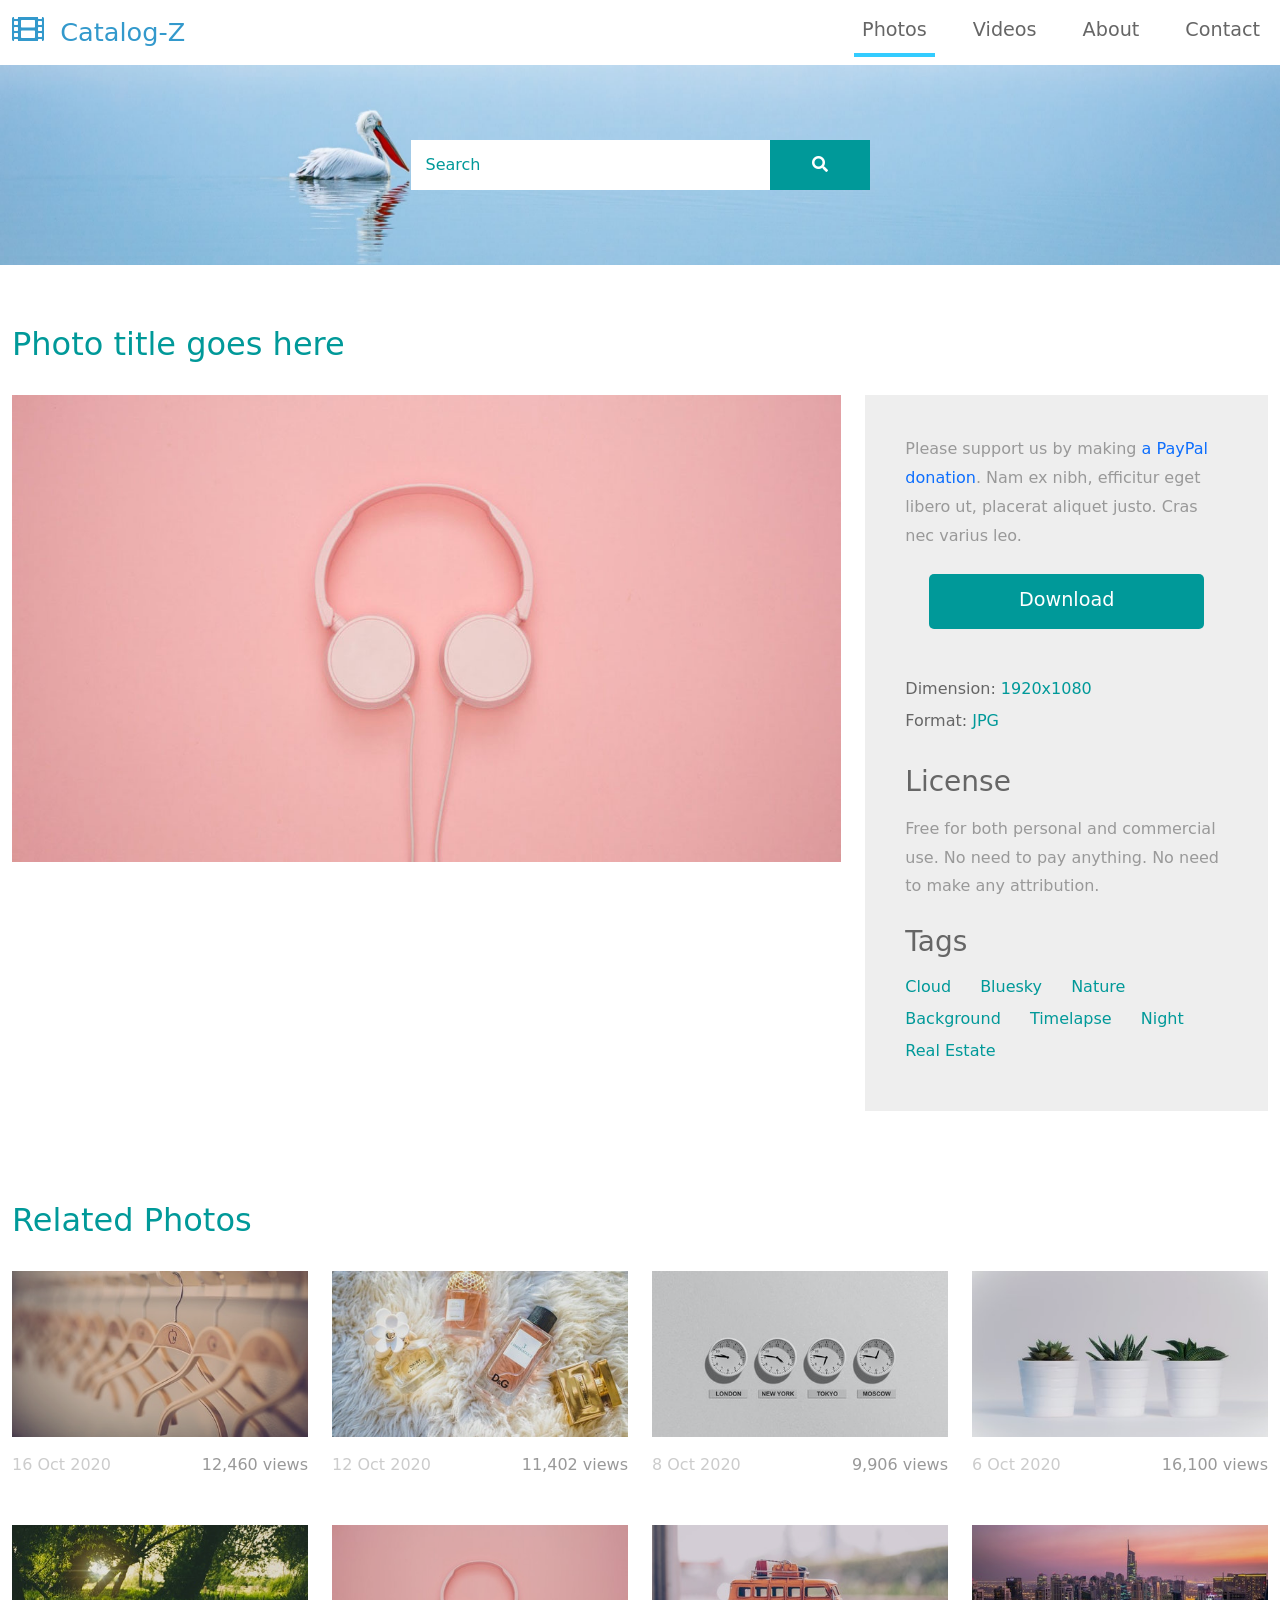
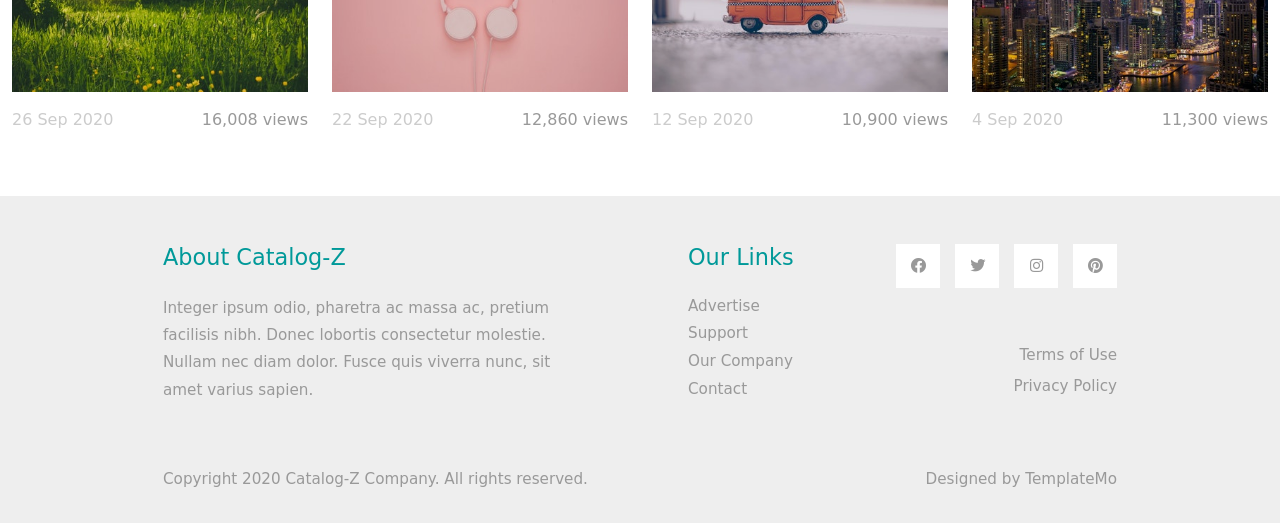
<file: photo-detail.html>
<!DOCTYPE html>
<html lang="en">
<head>
    <meta charset="UTF-8">
    <meta name="viewport" content="width=device-width, initial-scale=1.0">
    <title>Catalog-Z Photo Detail Page</title>
    <link rel="stylesheet" href="css/bootstrap.min.css">
    <link rel="stylesheet" href="fontawesome/css/all.min.css">
    <link rel="stylesheet" href="css/templatemo-style.css">
<!--
    
TemplateMo 556 Catalog-Z

https://templatemo.com/tm-556-catalog-z

-->
</head>
<body>
    <!-- Page Loader -->
    <div id="loader-wrapper">
        <div id="loader"></div>

        <div class="loader-section section-left"></div>
        <div class="loader-section section-right"></div>

    </div>
    <nav class="navbar navbar-expand-lg">
        <div class="container-fluid">
            <a class="navbar-brand" href="index.html">
                <i class="fas fa-film mr-2"></i>
                Catalog-Z
            </a>
            <button class="navbar-toggler" type="button" data-toggle="collapse" data-target="#navbarSupportedContent" aria-controls="navbarSupportedContent" aria-expanded="false" aria-label="Toggle navigation">
                <i class="fas fa-bars"></i>
            </button>
            <div class="collapse navbar-collapse" id="navbarSupportedContent">
            <ul class="navbar-nav ml-auto mb-2 mb-lg-0">
                <li class="nav-item">
                    <a class="nav-link nav-link-1 active" aria-current="page" href="index.html">Photos</a>
                </li>
                <li class="nav-item">
                    <a class="nav-link nav-link-2" href="videos.html">Videos</a>
                </li>
                <li class="nav-item">
                    <a class="nav-link nav-link-3" href="about.html">About</a>
                </li>
                <li class="nav-item">
                    <a class="nav-link nav-link-4" href="contact.html">Contact</a>
                </li>
            </ul>
            </div>
        </div>
    </nav>

    <div class="tm-hero d-flex justify-content-center align-items-center" data-parallax="scroll" data-image-src="img/hero.jpg">
        <form class="d-flex tm-search-form">
            <input class="form-control tm-search-input" type="search" placeholder="Search" aria-label="Search">
            <button class="btn btn-outline-success tm-search-btn" type="submit">
                <i class="fas fa-search"></i>
            </button>
        </form>
    </div>

    <div class="container-fluid tm-container-content tm-mt-60">
        <div class="row mb-4">
            <h2 class="col-12 tm-text-primary">Photo title goes here</h2>
        </div>
        <div class="row tm-mb-90">            
            <div class="col-xl-8 col-lg-7 col-md-6 col-sm-12">
                <img src="img/img-01-big.jpg" alt="Image" class="img-fluid">
            </div>
            <div class="col-xl-4 col-lg-5 col-md-6 col-sm-12">
                <div class="tm-bg-gray tm-video-details">
                    <p class="mb-4">
                        Please support us by making <a href="https://paypal.me/templatemo" target="_parent" rel="sponsored">a PayPal donation</a>. Nam ex nibh, efficitur eget libero ut, placerat aliquet justo. Cras nec varius leo.
                    </p>
                    <div class="text-center mb-5">
                        <a href="#" class="btn btn-primary tm-btn-big">Download</a>
                    </div>                    
                    <div class="mb-4 d-flex flex-wrap">
                        <div class="mr-4 mb-2">
                            <span class="tm-text-gray-dark">Dimension: </span><span class="tm-text-primary">1920x1080</span>
                        </div>
                        <div class="mr-4 mb-2">
                            <span class="tm-text-gray-dark">Format: </span><span class="tm-text-primary">JPG</span>
                        </div>
                    </div>
                    <div class="mb-4">
                        <h3 class="tm-text-gray-dark mb-3">License</h3>
                        <p>Free for both personal and commercial use. No need to pay anything. No need to make any attribution.</p>
                    </div>
                    <div>
                        <h3 class="tm-text-gray-dark mb-3">Tags</h3>
                        <a href="#" class="tm-text-primary mr-4 mb-2 d-inline-block">Cloud</a>
                        <a href="#" class="tm-text-primary mr-4 mb-2 d-inline-block">Bluesky</a>
                        <a href="#" class="tm-text-primary mr-4 mb-2 d-inline-block">Nature</a>
                        <a href="#" class="tm-text-primary mr-4 mb-2 d-inline-block">Background</a>
                        <a href="#" class="tm-text-primary mr-4 mb-2 d-inline-block">Timelapse</a>
                        <a href="#" class="tm-text-primary mr-4 mb-2 d-inline-block">Night</a>
                        <a href="#" class="tm-text-primary mr-4 mb-2 d-inline-block">Real Estate</a>
                    </div>
                </div>
            </div>
        </div>
        <div class="row mb-4">
            <h2 class="col-12 tm-text-primary">
                Related Photos
            </h2>
        </div>
        <div class="row mb-3 tm-gallery">
            <div class="col-xl-3 col-lg-4 col-md-6 col-sm-6 col-12 mb-5">
                <figure class="effect-ming tm-video-item">
                    <img src="img/img-01.jpg" alt="Image" class="img-fluid">
                    <figcaption class="d-flex align-items-center justify-content-center">
                        <h2>Hangers</h2>
                        <a href="#">View more</a>
                    </figcaption>                    
                </figure>
                <div class="d-flex justify-content-between tm-text-gray">
                    <span class="tm-text-gray-light">16 Oct 2020</span>
                    <span>12,460 views</span>
                </div>
            </div>
            <div class="col-xl-3 col-lg-4 col-md-6 col-sm-6 col-12 mb-5">
                <figure class="effect-ming tm-video-item">
                    <img src="img/img-02.jpg" alt="Image" class="img-fluid">
                    <figcaption class="d-flex align-items-center justify-content-center">
                        <h2>Perfumes</h2>
                        <a href="#">View more</a>
                    </figcaption>                    
                </figure>
                <div class="d-flex justify-content-between tm-text-gray">
                    <span class="tm-text-gray-light">12 Oct 2020</span>
                    <span>11,402 views</span>
                </div>
            </div>
            <div class="col-xl-3 col-lg-4 col-md-6 col-sm-6 col-12 mb-5">
                <figure class="effect-ming tm-video-item">
                    <img src="img/img-03.jpg" alt="Image" class="img-fluid">
                    <figcaption class="d-flex align-items-center justify-content-center">
                        <h2>Clocks</h2>
                        <a href="#">View more</a>
                    </figcaption>                    
                </figure>
                <div class="d-flex justify-content-between tm-text-gray">
                    <span class="tm-text-gray-light">8 Oct 2020</span>
                    <span>9,906 views</span>
                </div>
            </div>
            <div class="col-xl-3 col-lg-4 col-md-6 col-sm-6 col-12 mb-5">
                <figure class="effect-ming tm-video-item">
                    <img src="img/img-04.jpg" alt="Image" class="img-fluid">
                    <figcaption class="d-flex align-items-center justify-content-center">
                        <h2>Plants</h2>
                        <a href="#">View more</a>
                    </figcaption>                    
                </figure>
                <div class="d-flex justify-content-between tm-text-gray">
                    <span class="tm-text-gray-light">6 Oct 2020</span>
                    <span>16,100 views</span>
                </div>
            </div>
            <div class="col-xl-3 col-lg-4 col-md-6 col-sm-6 col-12 mb-5">
                <figure class="effect-ming tm-video-item">
                    <img src="img/img-05.jpg" alt="Image" class="img-fluid">
                    <figcaption class="d-flex align-items-center justify-content-center">
                        <h2>Morning</h2>
                        <a href="#">View more</a>
                    </figcaption>                    
                </figure>
                <div class="d-flex justify-content-between tm-text-gray">
                    <span class="tm-text-gray-light">26 Sep 2020</span>
                    <span>16,008 views</span>
                </div>
            </div>
            <div class="col-xl-3 col-lg-4 col-md-6 col-sm-6 col-12 mb-5">
                <figure class="effect-ming tm-video-item">
                    <img src="img/img-06.jpg" alt="Image" class="img-fluid">
                    <figcaption class="d-flex align-items-center justify-content-center">
                        <h2>Pinky</h2>
                        <a href="#">View more</a>
                    </figcaption>                    
                </figure>
                <div class="d-flex justify-content-between tm-text-gray">
                    <span class="tm-text-gray-light">22 Sep 2020</span>
                    <span>12,860 views</span>
                </div>
            </div>
            <div class="col-xl-3 col-lg-4 col-md-6 col-sm-6 col-12 mb-5">
                <figure class="effect-ming tm-video-item">
                    <img src="img/img-07.jpg" alt="Image" class="img-fluid">
                    <figcaption class="d-flex align-items-center justify-content-center">
                        <h2>Bus</h2>
                        <a href="#">View more</a>
                    </figcaption>                    
                </figure>
                <div class="d-flex justify-content-between tm-text-gray">
                    <span class="tm-text-gray-light">12 Sep 2020</span>
                    <span>10,900 views</span>
                </div>
            </div>
            <div class="col-xl-3 col-lg-4 col-md-6 col-sm-6 col-12 mb-5">
                <figure class="effect-ming tm-video-item">
                    <img src="img/img-08.jpg" alt="Image" class="img-fluid">
                    <figcaption class="d-flex align-items-center justify-content-center">
                        <h2>New York</h2>
                        <a href="#">View more</a>
                    </figcaption>                    
                </figure>
                <div class="d-flex justify-content-between tm-text-gray">
                    <span class="tm-text-gray-light">4 Sep 2020</span>
                    <span>11,300 views</span>
                </div>
            </div>        
        </div> <!-- row -->
    </div> <!-- container-fluid, tm-container-content -->

    <footer class="tm-bg-gray pt-5 pb-3 tm-text-gray tm-footer">
        <div class="container-fluid tm-container-small">
            <div class="row">
                <div class="col-lg-6 col-md-12 col-12 px-5 mb-5">
                    <h3 class="tm-text-primary mb-4 tm-footer-title">About Catalog-Z</h3>
                    <p>Integer ipsum odio, pharetra ac massa ac, pretium facilisis nibh. Donec lobortis consectetur molestie. Nullam nec diam dolor. Fusce quis viverra nunc, sit amet varius sapien.</p>
                </div>
                <div class="col-lg-3 col-md-6 col-sm-6 col-12 px-5 mb-5">
                    <h3 class="tm-text-primary mb-4 tm-footer-title">Our Links</h3>
                    <ul class="tm-footer-links pl-0">
                        <li><a href="#">Advertise</a></li>
                        <li><a href="#">Support</a></li>
                        <li><a href="#">Our Company</a></li>
                        <li><a href="#">Contact</a></li>
                    </ul>
                </div>
                <div class="col-lg-3 col-md-6 col-sm-6 col-12 px-5 mb-5">
                    <ul class="tm-social-links d-flex justify-content-end pl-0 mb-5">
                        <li class="mb-2"><a href="https://facebook.com"><i class="fab fa-facebook"></i></a></li>
                        <li class="mb-2"><a href="https://twitter.com"><i class="fab fa-twitter"></i></a></li>
                        <li class="mb-2"><a href="https://instagram.com"><i class="fab fa-instagram"></i></a></li>
                        <li class="mb-2"><a href="https://pinterest.com"><i class="fab fa-pinterest"></i></a></li>
                    </ul>
                    <a href="#" class="tm-text-gray text-right d-block mb-2">Terms of Use</a>
                    <a href="#" class="tm-text-gray text-right d-block">Privacy Policy</a>
                </div>
            </div>
            <div class="row">
                <div class="col-lg-8 col-md-7 col-12 px-5 mb-3">
                    Copyright 2020 Catalog-Z Company. All rights reserved.
                </div>
                <div class="col-lg-4 col-md-5 col-12 px-5 text-right">
                    Designed by <a href="https://templatemo.com" class="tm-text-gray" rel="sponsored" target="_parent">TemplateMo</a>
                </div>
            </div>
        </div>
    </footer>
    
    <script src="js/plugins.js"></script>
    <script>
        $(window).on("load", function() {
            $('body').addClass('loaded');
        });
    </script>
</body>
</html>
</file>
<file: css/templatemo-style.css>
/*
    
TemplateMo 556 Catalog-Z

https://templatemo.com/tm-556-catalog-z

*/

#loader-wrapper {
    position: fixed;
    top: 0;
    left: 0;
    width: 100%;
    height: 100%;
    z-index: 1001;
}
#loader {
    display: block;
    position: relative;
    left: 50%;
    top: 50%;
    width: 150px;
    height: 150px;
    margin: -75px 0 0 -75px;
    border-radius: 50%;
    border: 3px solid transparent;
    border-top-color: #3498db;

    -webkit-animation: spin 2s linear infinite; /* Chrome, Opera 15+, Safari 5+ */
    animation: spin 2s linear infinite; /* Chrome, Firefox 16+, IE 10+, Opera */

    z-index: 1002;
}

    #loader:before {
        content: "";
        position: absolute;
        top: 5px;
        left: 5px;
        right: 5px;
        bottom: 5px;
        border-radius: 50%;
        border: 3px solid transparent;
        border-top-color: #e74c3c;

        -webkit-animation: spin 3s linear infinite; /* Chrome, Opera 15+, Safari 5+ */
        animation: spin 3s linear infinite; /* Chrome, Firefox 16+, IE 10+, Opera */
    }

    #loader:after {
        content: "";
        position: absolute;
        top: 15px;
        left: 15px;
        right: 15px;
        bottom: 15px;
        border-radius: 50%;
        border: 3px solid transparent;
        border-top-color: #f9c922;

        -webkit-animation: spin 1.5s linear infinite; /* Chrome, Opera 15+, Safari 5+ */
          animation: spin 1.5s linear infinite; /* Chrome, Firefox 16+, IE 10+, Opera */
    }

    @-webkit-keyframes spin {
        0%   { 
            -webkit-transform: rotate(0deg);  /* Chrome, Opera 15+, Safari 3.1+ */
            -ms-transform: rotate(0deg);  /* IE 9 */
            transform: rotate(0deg);  /* Firefox 16+, IE 10+, Opera */
        }
        100% {
            -webkit-transform: rotate(360deg);  /* Chrome, Opera 15+, Safari 3.1+ */
            -ms-transform: rotate(360deg);  /* IE 9 */
            transform: rotate(360deg);  /* Firefox 16+, IE 10+, Opera */
        }
    }
    @keyframes spin {
        0%   { 
            -webkit-transform: rotate(0deg);  /* Chrome, Opera 15+, Safari 3.1+ */
            -ms-transform: rotate(0deg);  /* IE 9 */
            transform: rotate(0deg);  /* Firefox 16+, IE 10+, Opera */
        }
        100% {
            -webkit-transform: rotate(360deg);  /* Chrome, Opera 15+, Safari 3.1+ */
            -ms-transform: rotate(360deg);  /* IE 9 */
            transform: rotate(360deg);  /* Firefox 16+, IE 10+, Opera */
        }
    }

    #loader-wrapper .loader-section {
        position: fixed;
        top: 0;
        width: 51%;
        height: 100%;
        background: #222222;
        z-index: 1001;
        -webkit-transform: translateX(0);  /* Chrome, Opera 15+, Safari 3.1+ */
        -ms-transform: translateX(0);  /* IE 9 */
        transform: translateX(0);  /* Firefox 16+, IE 10+, Opera */
    }

    #loader-wrapper .loader-section.section-left {
        left: 0;
    }

    #loader-wrapper .loader-section.section-right {
        right: 0;
    }

    /* Loaded */
    .loaded #loader-wrapper .loader-section.section-left {
        -webkit-transform: translateX(-100%);  /* Chrome, Opera 15+, Safari 3.1+ */
            -ms-transform: translateX(-100%);  /* IE 9 */
                transform: translateX(-100%);  /* Firefox 16+, IE 10+, Opera */

        -webkit-transition: all 0.7s 0.3s cubic-bezier(0.645, 0.045, 0.355, 1.000);  
                transition: all 0.7s 0.3s cubic-bezier(0.645, 0.045, 0.355, 1.000);
    }

    .loaded #loader-wrapper .loader-section.section-right {
        -webkit-transform: translateX(100%);  /* Chrome, Opera 15+, Safari 3.1+ */
            -ms-transform: translateX(100%);  /* IE 9 */
                transform: translateX(100%);  /* Firefox 16+, IE 10+, Opera */

-webkit-transition: all 0.7s 0.3s cubic-bezier(0.645, 0.045, 0.355, 1.000);  
        transition: all 0.7s 0.3s cubic-bezier(0.645, 0.045, 0.355, 1.000);
    }
    
    .loaded #loader {
        opacity: 0;
        -webkit-transition: all 0.3s ease-out;  
                transition: all 0.3s ease-out;
    }
    .loaded #loader-wrapper {
        visibility: hidden;

        -webkit-transform: translateY(-100%);  /* Chrome, Opera 15+, Safari 3.1+ */
            -ms-transform: translateY(-100%);  /* IE 9 */
                transform: translateY(-100%);  /* Firefox 16+, IE 10+, Opera */

        -webkit-transition: all 0.3s 1s ease-out;  
                transition: all 0.3s 1s ease-out;
    }

p { line-height: 1.8; }

a { 
    text-decoration: none;
    transition: all 0.3s ease; 
}
a:hover { color:#009999; }
.container-fluid { max-width: 1770px; }
.tm-container-small { max-width: 1050px; }
.btn { border-radius: 0; }
.btn-primary {
    background-color: #009999;
    border: 0;
    border-radius: 5px;
    padding: 12px 50px 14px;
    font-size: 1.2rem;
}

.btn-primary:hover,
.btn-primary:focus {
    background-color:#086969;
}

.btn-primary.disabled, 
.btn-primary:disabled {
    background-color: #009999;
    pointer-events: all;
    cursor: not-allowed;
}

.form-control {
	padding: 10px 20px;
	width: 100%;
	height: auto;
}

.form-group { margin-bottom: 25px; }
.tm-btn-big { padding: 12px 90px 14px; }

.navbar-toggler:focus { box-shadow: none; }
.navbar-brand {
    color: #3399CC;
    font-size: 1.6rem;
}

.navbar-brand i { font-size: 2rem; }

.tm-hero {
    min-height: 200px;
    background: transparent;
}

.tm-mt-60 { margin-top: 60px; }
.tm-mb-50 { margin-bottom: 50px; }
.tm-mb-74 { margin-bottom: 74px; }
.tm-mb-90 { margin-bottom: 90px; }
.tm-text-primary { color: #009999; }
.tm-text-secondary { color: #CC6699; }
a.tm-text-primary:hover { color:#666666; }
.tm-bg-gray { background-color: #EEEEEE; }
.tm-input-paging {
    width: 40px;
    border-radius: 0;
    border: 1px solid #CCCCCC;
    background: #f4f4f4;
    text-align: center;
}

.nav-item { margin-right: 30px; }
.nav-item:last-child { margin-right: 0; }

.nav-link {
    color: #666666;
    border-bottom: 4px solid transparent;
    font-size: 1.2rem;
}

.nav-link-1.active,
.nav-link-1:hover {
    border-color: #33CCFF;
}

.nav-link-2.active,
.nav-link-2:hover {
    border-color: #FF6666;
}

.nav-link-3.active,
.nav-link-3:hover {
    border-color: #33CC66;
}

.nav-link-4.active,
.nav-link-4:hover {
    border-color: #CC66CC;
}

.tm-search-input {
    width: 360px;
    border-radius: 0;
    padding: 12px 15px;
    color: #009999;
    border: none;
}

.tm-search-input:focus {
    border-color: #009999;
    box-shadow: 0 0 0 0.25rem rgb(0 153 153 / 0.25);
}

.tm-search-input::placeholder { /* Chrome, Firefox, Opera, Safari 10.1+ */
    color: #009999;
    opacity: 1; /* Firefox */
}
  
.tm-search-input::-ms-input-placeholder { /* Microsoft Edge */
    color: #009999;
}

.tm-search-btn {
    color: white;
    background-color: #009999;
    border: none;
    width: 100px;
    height: 50px;
    margin-left: -1px;
}

p, .tm-text-gray { color: #999; }
.tm-text-gray-light { color: #CCC; }
.tm-text-gray-dark { color: #666; }

.tm-video-item {
    position: relative;
    overflow: hidden;
    text-align: center;
    cursor: pointer;
}

.tm-video-item img {
    position: relative;
    display: block;
    min-height: 100%;
    max-width: 100%;
    opacity: 0.8;
}

.tm-video-item figcaption {
    padding: 2em;
    color: #fff;
    text-transform: uppercase;
    font-size: 1.25em;
    -webkit-backface-visibility: hidden;
	backface-visibility: hidden;
}

.tm-video-item figcaption::before,
.tm-video-item figcaption::after {
    pointer-events: none;
}

.tm-video-item figcaption,
.tm-video-item figcaption > a {
    position: absolute;
    top: 0;
    left: 0;
    width: 100%;
    height: 100%;
}

.tm-video-item figcaption > a {
	z-index: 1000;
	text-indent: 200%;
	white-space: nowrap;
	font-size: 0;
	opacity: 0;
}

.tm-video-item h2 {
    word-spacing: -0.15em;
    font-weight: 300;
}

.tm-video-item h2,
.tm-video-item p {
    margin: 0;
}

.tm-video-item p {
    letter-spacing: 1px;
    font-size: 68.5%;
}

.tm-gallery div.d-block { animation: show .5s ease; }

@keyframes show {
    0% {
    	opacity: 0;
    	transform: scale(0.9);
    }
    100% {
    	opacity: 1;
    	transform: scale(1);
    }
}

.tm-paging-link {
    display: flex;
    justify-content: center;
    align-items: center;
    width: 60px;
    height: 60px;
    font-size: 1.1rem;
    color: #999;
    background-color: #EEEEEE;
    margin: 10px;
    border-radius: 5px;
    text-decoration: none;
    transition: all 0.3s ease;
}

.tm-paging-link:hover,
.tm-paging-link.active {
    background-color: #009999;
    color: #fff; 
}

/*---------------*/
/***** Ming *****/
/*---------------*/

figure.effect-ming {
	background: #030c17;
}

figure.effect-ming img {
	opacity: 0.9;
	-webkit-transition: opacity 0.35s;
	transition: opacity 0.35s;
}

figure.effect-ming figcaption::before {
	position: absolute;
	top: 30px;
	right: 30px;
	bottom: 30px;
	left: 30px;
	border: 2px solid #fff;
	box-shadow: 0 0 0 30px rgba(255,255,255,0.2);
	content: '';
	opacity: 0;
	-webkit-transition: opacity 0.35s, -webkit-transform 0.35s;
	transition: opacity 0.35s, transform 0.35s;
	-webkit-transform: scale3d(1.4,1.4,1);
	transform: scale3d(1.4,1.4,1);
}

figure.effect-ming h2 {
    font-size: 1.3em;
	opacity: 0;
	-webkit-transition: opacity 0.35s, -webkit-transform 0.35s;
	transition: opacity 0.35s, transform 0.35s;
	-webkit-transform: scale(1.5);
	transform: scale(1.5);
}

figure.effect-ming:hover figcaption::before,
figure.effect-ming:hover h2 {
	opacity: 1;
	-webkit-transform: scale3d(1,1,1);
	transform: scale3d(1,1,1);
}

figure.effect-ming:hover figcaption { background-color: rgba(58,52,42,0); }
figure.effect-ming:hover img { opacity: 0.4; }

.tm-footer-links li {
    list-style: none;
    margin-bottom: 5px;    
}

.tm-footer-links li a { color: #999999; }
.tm-footer-links li a:hover { color: #009999; }

.tm-social-links li {
    list-style: none;
    margin-right: 15px;
}

.tm-social-links li:last-child { margin-right: 0; }

.tm-social-links li a  {
    color: #999999;
    width: 44px;
    height: 44px;
    display: flex;
    background-color: #fff;
    align-items: center;
    justify-content: center;
}

.tm-social-links li a:hover {
    color: #fff;
    background-color: #009999;
}

.tm-footer { font-size: 0.95rem; }
.tm-footer-title { font-size: 1.4rem; }

/* Videos */
#tm-video-container {
    max-height: 400px;
    overflow: hidden;
    background-color: #333;
    margin-bottom: 90px;
    position: relative;
}

#tm-video {
    display: block;
    width: 100%;
    height: auto;
}

#tm-video-control-button {
    position: absolute;
    bottom: 20px;
    right: 20px;
    z-index: 1000;
    color: #e1e1e1;
}

.tm-video-details {
    height: 100%;
    padding: 40px;
}

/* About */
.tm-row-1640 { max-width: 1640px; }
.tm-about-2-col { max-width: 716px; }
.tm-about-3-col { max-width: 540px; }

.tm-about-2-col,
.tm-about-3-col {
    margin-bottom: 50px;
}

.tm-about-icon-container {
    width: 150px;
    height: 150px;
    border: 1px solid #009999;
    display: flex;
    align-items: center;
    justify-content: center;
}

.tm-about-img-text { max-width: 940px; }

/* Contact */
select.form-control { border-radius: 0; }
select.form-control option { height: 30px; }

select:not([multiple]) {
    -webkit-appearance: none;
    -moz-appearance: none;
    background-position: right 15px center;
    background-repeat: no-repeat;
    background-image: url(../img/select-arrow.png);
    padding: 14px 20px;
    padding-right: 20px;
    color: #666;
}

.mapouter{
    position:relative;
    height:480px;
    width:100%;
    max-width: 480px;
}

.gmap-canvas {
    overflow:hidden;
    background:none!important;
    height:480px;
    width:100%;
}

.tm-contact-form { max-width: 420px; }
.tm-address-col { max-width: 520px; }
.tm-contacts { padding-left: 0; }

.tm-contacts li {
    list-style: none;
    margin-bottom: 20px;
}

.tm-contacts li a i { width: 30px; }
.tm-social { display: flex; }

.tm-social li {
    list-style: none;
    margin-bottom: 20px;
    margin-right: 15px;
}

.tm-social li a i {
    width: 40px;
    height: 40px;
    color: #666666;
    background-color: #EEEEEE;
    display: flex;
    align-items: center;
    justify-content: center;
    transition: all 0.3s ease;
}

.tm-social li a:hover i {
    color: #fff;
    background-color: #009999;
}

.form-control,
input:-internal-autofill-selected,
select:not([multiple]) {
    color: #009999 !important;
}

.form-control::placeholder { /* Chrome, Firefox, Opera, Safari 10.1+ */
    color:  #009999;
    opacity: 1; /* Firefox */
}

@media (max-width: 991px) {
    .navbar-collapse {
        position: fixed;
        top: 50px;
        right: 0px;
        background: white;
        width: 150px;
        padding: 15px;
    }

    .tm-container-content { max-width: 870px; }
    .tm-contact-form, .tm-address-col, .mapouter { max-width: 100%; }
    .tm-people-row { max-width: 900px; }
}

@media (max-width: 767px) {
    .tm-paging-col { flex-direction: column; }
    .tm-paging { flex-wrap: wrap; }
    .tm-about-img-text { max-width: 640px; }
    .tm-about-2-col, .tm-about-3-col { margin-bottom: 50px; }
}

@media (max-width: 575px) {
    .tm-container-content { max-width: 420px; }

    .tm-search-form {
        padding-left: 15px;
        padding-right: 15px;
        width: 100%;
        justify-content: center;
    }

    .tm-search-input {
        width: 100%;
        max-width: 360px;
    }

    .tm-people-row { max-width: 420px; }
}

@media (max-width: 400px) {
    .tm-btn-big { padding: 12px 50px 14px; }
}

@media (max-width: 334px) {
    .tm-social-links {
        flex-wrap: wrap;
        justify-content: start !important;
    }

    .tm-social-links li { margin-right: 3px; }
}
</file>
